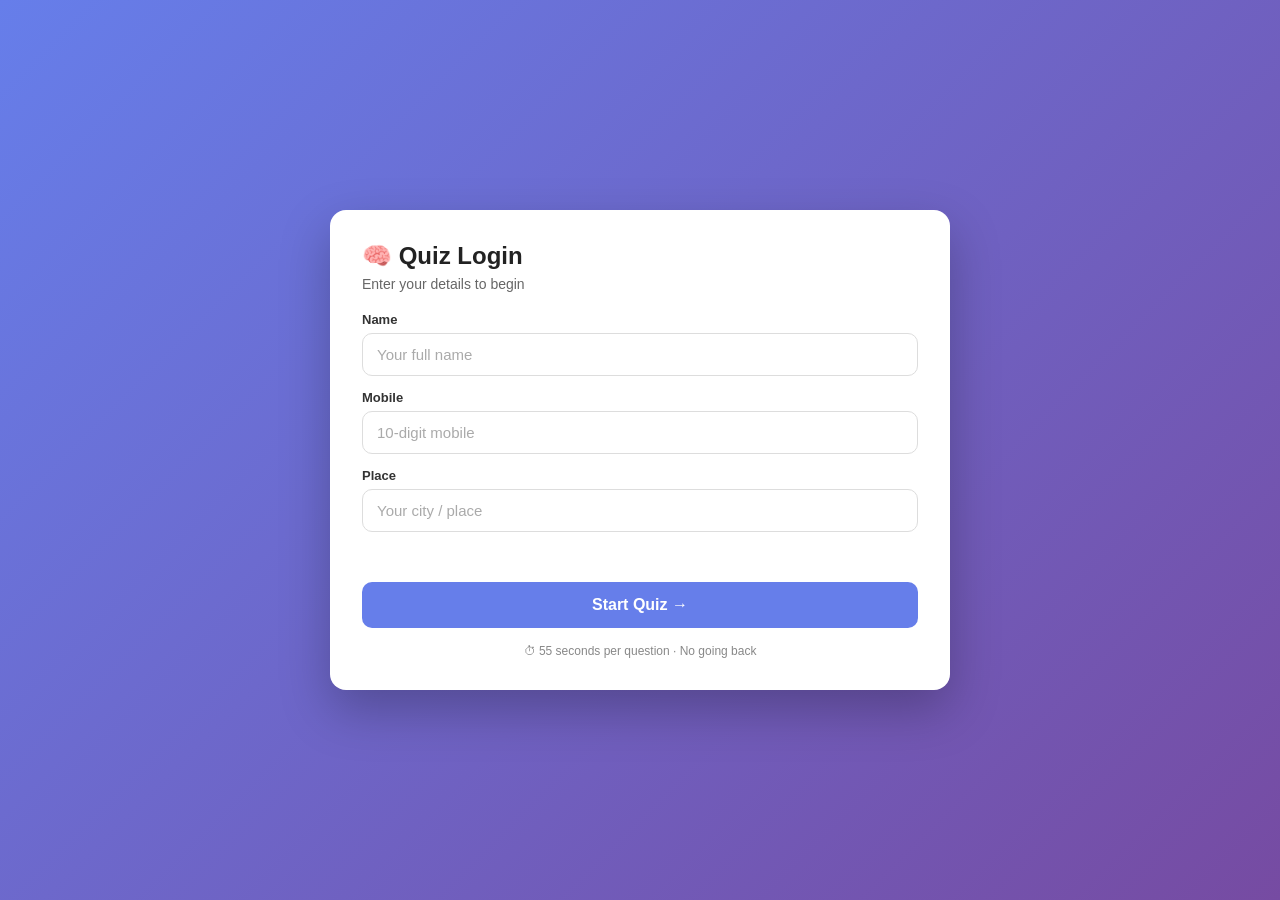
<file: index.html>
<!DOCTYPE html>
<html lang="en">
<head>
<meta charset="UTF-8" />
<meta name="viewport" content="width=device-width, initial-scale=1.0"/>
<title>Quiz Login</title>
<link rel="stylesheet" href="style.css"/>
</head>
<body>
<div class="card" id="loginCard">
  <h1>🧠 Quiz Login</h1>
  <p class="sub">Enter your details to begin</p>

  <label>Name</label>
  <input id="name" type="text" placeholder="Your full name" />

  <label>Mobile</label>
  <input id="mobile" type="tel" placeholder="10-digit mobile" maxlength="10" />

  <label>Place</label>
  <input id="place" type="text" placeholder="Your city / place" />

  <p class="error" id="err"></p>
  <button onclick="startQuiz()">Start Quiz →</button>
  <p class="note">⏱ 55 seconds per question · No going back</p>
</div>

<script>
  function startQuiz() {
    const name   = document.getElementById('name').value.trim();
    const mobile = document.getElementById('mobile').value.trim();
    const place  = document.getElementById('place').value.trim();
    const err    = document.getElementById('err');

    if (!name || !mobile || !place) { err.textContent = 'Please fill all fields.'; return; }
    if (!/^\d{10}$/.test(mobile))   { err.textContent = 'Mobile must be 10 digits.'; return; }

    sessionStorage.setItem('participant', JSON.stringify({ name, mobile, place }));
    window.location.href = 'quiz.html';
  }
</script>
</body>
</html>
</file>
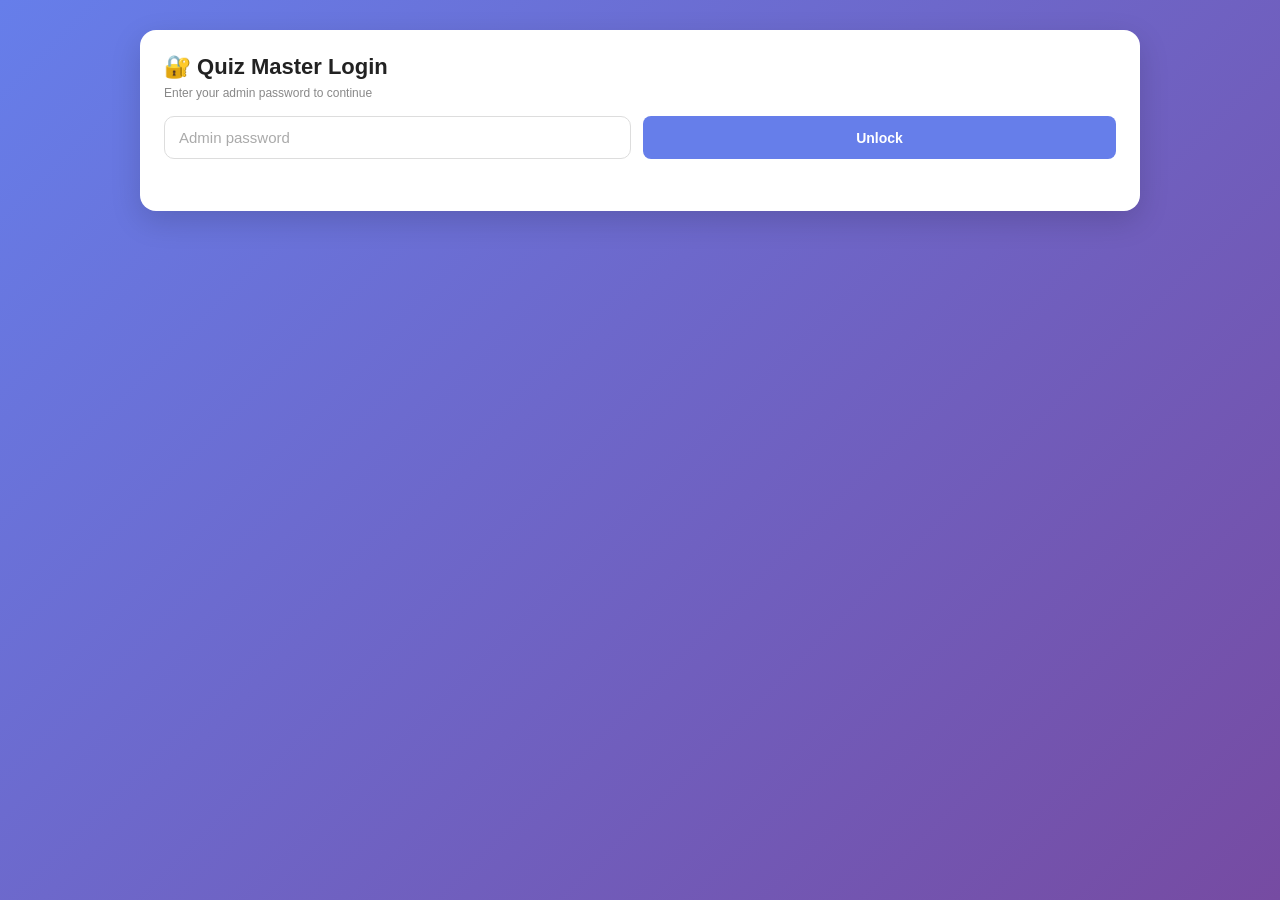
<file: admin.html>
<!DOCTYPE html>
<html lang="en">
<head>
<meta charset="UTF-8"/>
<meta name="viewport" content="width=device-width, initial-scale=1.0"/>
<title>Quiz Master Admin</title>
<link rel="stylesheet" href="style.css"/>
<style>
  body {
    display: block;
    padding: 30px 16px;
    background: linear-gradient(135deg, #667eea, #764ba2);
    min-height: 100vh;
  }
  .wrap { max-width: 1000px; margin: 0 auto; }
  .panel {
    background: #fff;
    border-radius: 16px;
    padding: 24px;
    margin-bottom: 20px;
    box-shadow: 0 10px 30px rgba(0,0,0,.15);
  }
  .row { display: flex; gap: 12px; flex-wrap: wrap; }
  .row > * { flex: 1; min-width: 160px; }
  .btn {
    padding: 10px 18px;
    border: none;
    border-radius: 8px;
    font-weight: 600;
    cursor: pointer;
    font-size: 14px;
    font-family: inherit;
    transition: background .2s, transform .1s;
  }
  .btn:active { transform: scale(.97); }
  .btn-primary { background: #667eea; color: #fff; }
  .btn-primary:hover { background: #5568d3; }
  .btn-danger  { background: #e53935; color: #fff; }
  .btn-danger:hover { background: #c62828; }
  .btn-ghost   { background: #eee; color: #333; }
  .btn-ghost:hover { background: #ddd; }
  .tabs { display: flex; gap: 8px; margin-bottom: 16px; flex-wrap: wrap; }
  .tabs button {
    padding: 10px 16px;
    border: none;
    border-radius: 8px;
    background: #eef0ff;
    color: #4a5bd4;
    font-weight: 600;
    cursor: pointer;
    font-family: inherit;
  }
  .tabs button.active { background: #667eea; color: #fff; }
  table { width: 100%; border-collapse: collapse; font-size: 14px; }
  th, td { padding: 10px 8px; text-align: left; border-bottom: 1px solid #eee; }
  th {
    background: #f6f7ff;
    font-size: 12px;
    text-transform: uppercase;
    color: #555;
    letter-spacing: .5px;
  }
  tbody tr:hover { background: #fafbff; }
  .pill {
    display: inline-block;
    padding: 2px 10px;
    border-radius: 999px;
    font-size: 12px;
    font-weight: 700;
    background: #e3f7e7;
    color: #1b7a2a;
  }
  .pill.bad { background: #ffe6e6; color: #b71c1c; }
  .qform label {
    display: block;
    margin: 10px 0 4px;
    font-size: 13px;
    font-weight: 600;
    color: #333;
  }
  .qform input, .qform select {
    width: 100%;
    padding: 10px 12px;
    border: 1.5px solid #ddd;
    border-radius: 8px;
    font-size: 14px;
    font-family: inherit;
    outline: none;
    transition: border-color .2s;
  }
  .qform input:focus, .qform select:focus { border-color: #667eea; }
  .small { font-size: 12px; color: #888; }
  .hidden { display: none; }
  .error { color: #e53935; margin-top: 10px; font-size: 13px; }
  .empty { text-align: center; color: #999; padding: 20px; font-size: 14px; }
  .detail-cell {
    background: #fafbff;
    padding: 12px 16px;
  }
  .detail-cell .pill { margin: 2px 4px 2px 0; }
  h1 { font-size: 22px; }
  h3 { font-size: 16px; margin-bottom: 12px; }
  #editingBadge {
    display: inline-block;
    background: #fff3cd;
    color: #856404;
    padding: 4px 10px;
    border-radius: 6px;
    font-size: 12px;
    font-weight: 600;
    margin-left: 8px;
  }
</style>
</head>
<body>
<div class="wrap">

  <!-- ============ LOGIN ============ -->
  <div class="panel" id="loginPanel">
    <h1>🔐 Quiz Master Login</h1>
    <p class="small" style="margin-bottom:16px">Enter your admin password to continue</p>
    <div class="row">
      <input id="pwd" type="password" placeholder="Admin password"
             onkeydown="if(event.key==='Enter') login()"/>
      <button class="btn btn-primary" onclick="login()">Unlock</button>
    </div>
    <p class="error" id="loginErr"></p>
  </div>

  <!-- ============ MAIN ============ -->
  <div class="hidden" id="mainPanel">

    <div class="panel">
      <div style="display:flex;justify-content:space-between;align-items:center;flex-wrap:wrap;gap:8px">
        <h1>🎛️ Quiz Master Panel</h1>
        <button class="btn btn-ghost" onclick="logout()">Logout</button>
      </div>

      <div class="tabs" style="margin-top:16px">
        <button data-tab="questions"    class="active" onclick="switchTab('questions')">📝 Questions</button>
        <button data-tab="leaderboard"  onclick="switchTab('leaderboard')">🏆 Leaderboard</button>
        <button data-tab="participants" onclick="switchTab('participants')">👥 Participants</button>
      </div>
    </div>

    <!-- ============ QUESTIONS TAB ============ -->
    <div id="tab-questions">
      <div class="panel" style="box-shadow:none;border:1.5px solid #eef0ff;background:#fbfbff">
        <h3 id="formTitle">➕ Add Question <span id="editingBadge" class="hidden">Editing</span></h3>
        <div class="qform">
          <label>Question</label>
          <input id="qText" placeholder="Enter question text"/>
          <div class="row">
            <div><label>Option A</label><input id="optA"/></div>
            <div><label>Option B</label><input id="optB"/></div>
          </div>
          <div class="row">
            <div><label>Option C</label><input id="optC"/></div>
            <div><label>Option D</label><input id="optD"/></div>
          </div>
          <label>Correct Answer</label>
          <select id="correct">
            <option value="A">A</option>
            <option value="B">B</option>
            <option value="C">C</option>
            <option value="D">D</option>
          </select>
          <div style="margin-top:16px;display:flex;gap:10px;flex-wrap:wrap">
            <button class="btn btn-primary" onclick="saveQuestion()">💾 Save</button>
            <button class="btn btn-ghost" onclick="resetForm()">Cancel</button>
            <button class="btn btn-ghost" onclick="refreshQuestions()">🔄 Refresh list</button>
          </div>
        </div>
      </div>

      <div class="panel">
        <h3>Current Questions (<span id="qCount">0</span>)</h3>
        <table id="questionsTable">
          <thead>
            <tr>
              <th style="width:40px">#</th>
              <th>Question</th>
              <th style="width:80px">Correct</th>
              <th style="width:150px"></th>
            </tr>
          </thead>
          <tbody></tbody>
        </table>
        <p class="empty hidden" id="qEmpty">No questions yet. Add one above.</p>
      </div>
    </div>

    <!-- ============ LEADERBOARD TAB ============ -->
    <div id="tab-leaderboard" class="hidden">
      <div class="panel">
        <h3>🏆 Leaderboard</h3>
        <table id="leaderboardTable">
          <thead>
            <tr>
              <th style="width:60px">Rank</th>
              <th>Name</th>
              <th>Place</th>
              <th>Mobile</th>
              <th style="width:90px">Score</th>
            </tr>
          </thead>
          <tbody></tbody>
        </table>
        <p class="empty hidden" id="lbEmpty">No participants yet.</p>
      </div>
    </div>

    <!-- ============ PARTICIPANTS TAB ============ -->
    <div id="tab-participants" class="hidden">
      <div class="panel">
        <h3>👥 Participants <span class="small">(newest first — click a row for details)</span></h3>
        <table id="participantsTable">
          <thead>
            <tr>
              <th>Name</th>
              <th>Mobile</th>
              <th>Place</th>
              <th style="width:90px">Score</th>
              <th>Submitted</th>
            </tr>
          </thead>
          <tbody></tbody>
        </table>
        <p class="empty hidden" id="pEmpty">No submissions yet.</p>
      </div>
    </div>

  </div>
</div>

<script>
/* ============================================================
   CONFIG
   ============================================================ */
const API_URL = 'https://script.google.com/macros/s/AKfycbw-MBciD5Q4O69dJ_Od21RfRP19FK9wRxrxfvzkBCLIOrPdxz7-ks56wdja8e0w-tc9/exec';

/* ============================================================
   STATE
   ============================================================ */
let PASSWORD        = '';
let cachedQuestions = [];
let editingRow      = null; // row index in the sheet

/* ============================================================
   API HELPER
   ============================================================ */
async function api(action, extra = {}) {
  try {
    const res = await fetch(API_URL, {
      method: 'POST',
      body: JSON.stringify({ action, password: PASSWORD, ...extra })
    });
    return await res.json();
  } catch (err) {
    return { error: err.toString() };
  }
}

/* ============================================================
   LOGIN
   ============================================================ */
async function login() {
  const pwd = document.getElementById('pwd').value.trim();
  const errEl = document.getElementById('loginErr');
  errEl.textContent = '';
  if (!pwd) { errEl.textContent = 'Please enter the password.'; return; }

  PASSWORD = pwd;
  const res = await api('adminList');
  if (res.error) {
    errEl.textContent = 'Invalid password. Try again.';
    PASSWORD = '';
    return;
  }

  sessionStorage.setItem('adminPwd', PASSWORD);
  document.getElementById('loginPanel').classList.add('hidden');
  document.getElementById('mainPanel').classList.remove('hidden');
  cachedQuestions = res.questions;
  renderQuestions();
}

function logout() {
  sessionStorage.removeItem('adminPwd');
  location.reload();
}

/* Auto-resume session */
window.addEventListener('DOMContentLoaded', () => {
  const saved = sessionStorage.getItem('adminPwd');
  if (saved) {
    document.getElementById('pwd').value = saved;
    login();
  }
});

/* ============================================================
   TABS
   ============================================================ */
function switchTab(tab) {
  ['questions','leaderboard','participants'].forEach(t => {
    document.getElementById('tab-' + t).classList.toggle('hidden', t !== tab);
    document.querySelector(`.tabs button[data-tab="${t}"]`).classList.toggle('active', t === tab);
  });
  if (tab === 'leaderboard')  loadLeaderboard();
  if (tab === 'participants') loadParticipants();
}

/* ============================================================
   QUESTIONS TAB
   ============================================================ */
function renderQuestions() {
  const tbody = document.querySelector('#questionsTable tbody');
  tbody.innerHTML = '';
  document.getElementById('qCount').textContent = cachedQuestions.length;

  if (cachedQuestions.length === 0) {
    document.getElementById('qEmpty').classList.remove('hidden');
    return;
  }
  document.getElementById('qEmpty').classList.add('hidden');

  cachedQuestions.forEach((q, i) => {
    const tr = document.createElement('tr');
    tr.innerHTML = `
      <td>${i + 1}</td>
      <td>${escapeHTML(q.question)}</td>
      <td><span class="pill">${q.correctLetter}</span></td>
      <td style="text-align:right;white-space:nowrap">
        <button class="btn btn-ghost" onclick="editQuestion(${i})">Edit</button>
        <button class="btn btn-danger" onclick="deleteQuestion(${i})">Delete</button>
      </td>`;
    tbody.appendChild(tr);
  });
}

function resetForm() {
  editingRow = null;
  ['qText','optA','optB','optC','optD'].forEach(id =>
    document.getElementById(id).value = '');
  document.getElementById('correct').value = 'A';
  document.getElementById('formTitle').innerHTML =
    '➕ Add Question <span id="editingBadge" class="hidden">Editing</span>';
}

function editQuestion(i) {
  const q = cachedQuestions[i];
  editingRow = q.rowIndex;
  document.getElementById('qText').value = q.question;
  document.getElementById('optA').value  = q.options[0];
  document.getElementById('optB').value  = q.options[1];
  document.getElementById('optC').value  = q.options[2];
  document.getElementById('optD').value  = q.options[3];
  document.getElementById('correct').value = q.correctLetter;
  document.getElementById('formTitle').innerHTML =
    `✏️ Edit Question <span id="editingBadge">Row ${q.rowIndex}</span>`;
  window.scrollTo({ top: 0, behavior: 'smooth' });
}

async function saveQuestion() {
  const payload = {
    question: document.getElementById('qText').value.trim(),
    options: ['optA','optB','optC','optD'].map(id =>
      document.getElementById(id).value.trim()),
    correctLetter: document.getElementById('correct').value
  };

  if (!payload.question) { alert('Question text is required.'); return; }
  if (payload.options.some(o => !o)) { alert('All 4 options are required.'); return; }

  let res;
  if (editingRow) {
    payload.rowIndex = editingRow;
    res = await api('adminUpdate', { payload });
  } else {
    res = await api('adminAdd', { payload });
  }

  if (res.error) { alert('Error: ' + res.error); return; }
  await refreshQuestions();
  resetForm();
}

async function deleteQuestion(i) {
  const q = cachedQuestions[i];
  if (!confirm(`Delete this question?\n\n"${q.question}"`)) return;
  const res = await api('adminDelete', { payload: { rowIndex: q.rowIndex } });
  if (res.error) { alert('Error: ' + res.error); return; }
  await refreshQuestions();
}

async function refreshQuestions() {
  const res = await api('adminList');
  if (res.error) { alert('Error: ' + res.error); return; }
  cachedQuestions = res.questions;
  renderQuestions();
}

/* ============================================================
   LEADERBOARD TAB
   ============================================================ */
async function loadLeaderboard() {
  const tbody = document.querySelector('#leaderboardTable tbody');
  tbody.innerHTML = '';
  const res = await api('leaderboard', { secret: PASSWORD });

  if (res.error || !res.leaderboard || res.leaderboard.length === 0) {
    document.getElementById('lbEmpty').classList.remove('hidden');
    return;
  }
  document.getElementById('lbEmpty').classList.add('hidden');

  res.leaderboard.forEach((r, i) => {
    const tr = document.createElement('tr');
    tr.innerHTML = `
      <td><strong>${i + 1}</strong></td>
      <td>${escapeHTML(r.name)}</td>
      <td>${escapeHTML(r.place)}</td>
      <td>${escapeHTML(r.mobile)}</td>
      <td><span class="pill">${r.score}</span></td>`;
    tbody.appendChild(tr);
  });
}

/* ============================================================
   PARTICIPANTS TAB
   ============================================================ */
async function loadParticipants() {
  const tbody = document.querySelector('#participantsTable tbody');
  tbody.innerHTML = '';
  const res = await api('adminParticipants');

  if (res.error || !res.participants || res.participants.length === 0) {
    document.getElementById('pEmpty').classList.remove('hidden');
    if (res.error) {
      document.getElementById('pEmpty').textContent = res.error;
    }
    return;
  }
  document.getElementById('pEmpty').classList.add('hidden');

  res.participants.forEach(p => {
    const when = p.submittedAt
      ? new Date(p.submittedAt).toLocaleString()
      : '—';

    const tr = document.createElement('tr');
    tr.style.cursor = 'pointer';
    tr.innerHTML = `
      <td>${escapeHTML(p.name)}</td>
      <td>${escapeHTML(p.mobile)}</td>
      <td>${escapeHTML(p.place)}</td>
      <td><span class="pill ${p.score === 0 ? 'bad' : ''}">${p.score}</span></td>
      <td class="small">${when}</td>`;

    /* Expandable detail row */
    const detailTr = document.createElement('tr');
    detailTr.style.display = 'none';
    const pills = (p.answers || []).map(a =>
      `<span class="pill ${a.isCorrect ? '' : 'bad'}">Q${a.q}: ${a.isCorrect ? '✔' : '✘'}</span>`
    ).join(' ');
    detailTr.innerHTML =
      `<td colspan="5" class="detail-cell">${pills || 'No answers recorded.'}</td>`;

    tr.onclick = () => {
      detailTr.style.display =
        detailTr.style.display === 'none' ? 'table-row' : 'none';
    };

    tbody.appendChild(tr);
    tbody.appendChild(detailTr);
  });
}

/* ============================================================
   UTIL
   ============================================================ */
function escapeHTML(s) {
  return String(s).replace(/[&<>"']/g, c => ({
    '&':'&amp;','<':'&lt;','>':'&gt;','"':'&quot;',"'":'&#39;'
  }[c]));
}
</script>
</body>
</html>
</file>
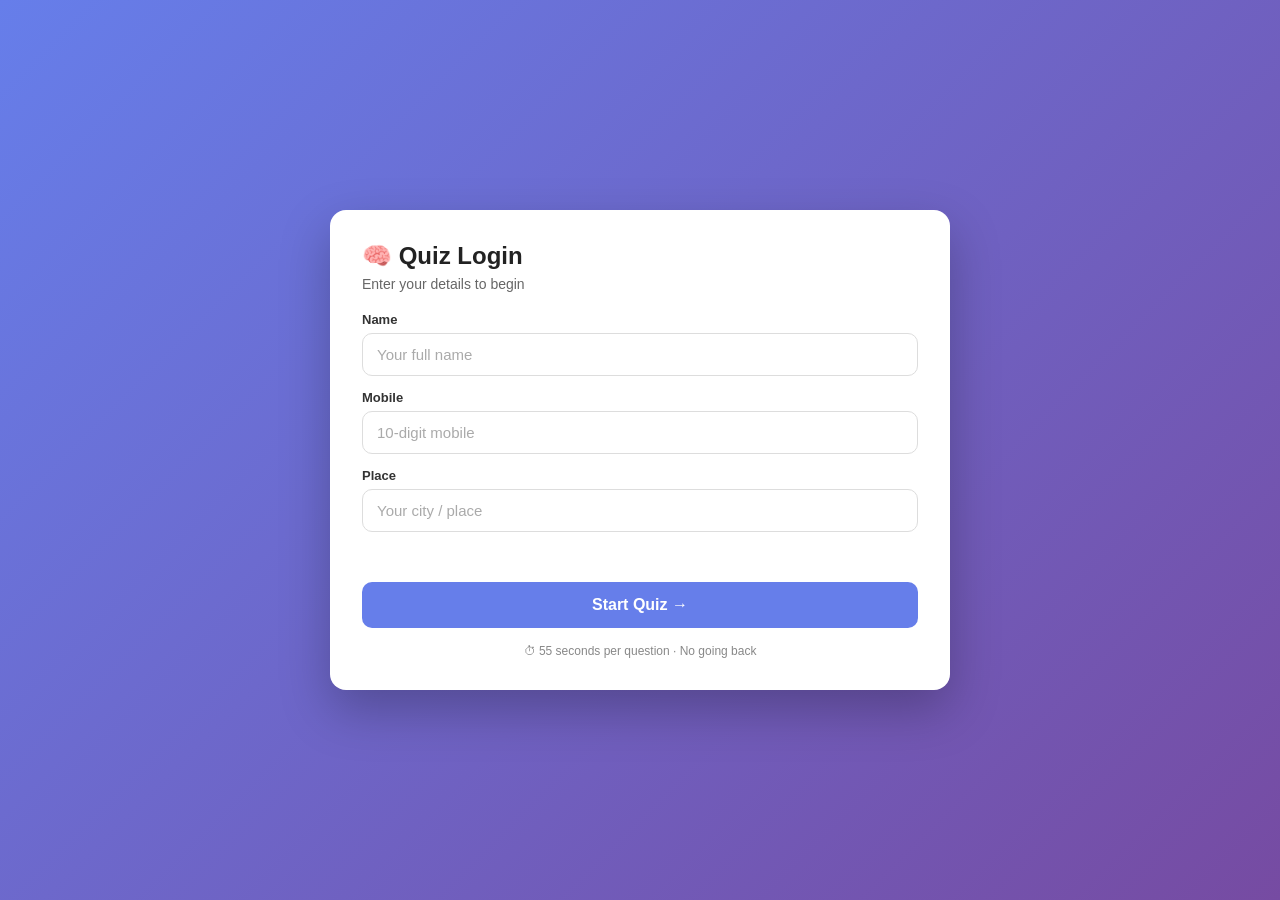
<file: quiz.html>
<!DOCTYPE html>
<html lang="en">
<head>
<meta charset="UTF-8" />
<meta name="viewport" content="width=device-width, initial-scale=1.0"/>
<title>Quiz</title>
<link rel="stylesheet" href="style.css"/>
</head>
<body>

<div class="card" id="quizCard">
  <!-- PROGRESS BAR -->
  <div class="progress-container">
    <div class="progress-bar" id="progressBar"></div>
  </div>

  <div class="topbar">
    <span id="progressText">Q 1/1</span>
    <span class="timer" id="timer">55s</span>
  </div>
  
  <h2 id="questionText">Loading…</h2>
  <div id="options" class="options"></div>
  
  <!-- NEXT BUTTON (Hidden by default) -->
  <button id="nextBtn" class="btn-primary" style="display:none; width:100%; margin-top:20px; padding:14px;" onclick="nextQuestion()">Next Question →</button>
</div>

<div class="card hidden" id="resultCard">
  <h1>✅ Quiz Complete</h1>
  <p class="big" id="scoreLine"></p>
  <div id="review"></div>
  <p class="note">Thank you, <span id="who"></span>!</p>
</div>

<script>
const API_URL = 'https://script.google.com/macros/s/AKfycbw-MBciD5Q4O69dJ_Od21RfRP19FK9wRxrxfvzkBCLIOrPdxz7-ks56wdja8e0w-tc9/exec';
const TIME_PER_Q = 55;

let questions = [];
let current = 0;
let answers = [];
let timerId = null;
let timeLeft = TIME_PER_Q;
let answered = false;

const participant = JSON.parse(sessionStorage.getItem('participant') || '{}');
if (!participant.name) window.location.href = 'index.html';

async function loadQuestions() {
  try {
    const res = await fetch(API_URL, { method: 'POST', body: JSON.stringify({ action: 'getQuestions' }) });
    const data = await res.json();
    if (data.error) throw new Error(data.error);
    if (!data.questions || data.questions.length === 0) {
      document.getElementById('questionText').textContent = 'No questions configured.';
      return;
    }
    questions = data.questions;
    answers = new Array(questions.length).fill(null);
    renderQuestion();
    startTimer();
  } catch (err) {
    document.getElementById('questionText').textContent = 'Failed to load: ' + err.message;
  }
}

function renderQuestion() {
  answered = false;
  const q = questions[current];
  
  document.getElementById('progressText').textContent = `Q ${current + 1}/${questions.length}`;
  document.getElementById('progressBar').style.width = `${((current + 1) / questions.length) * 100}%`;
  
  document.getElementById('questionText').textContent = q.question;
  document.getElementById('nextBtn').style.display = 'none';
  
  const box = document.getElementById('options');
  box.innerHTML = '';
  q.options.forEach((opt, i) => {
    const btn = document.createElement('button');
    btn.className = 'option';
    btn.textContent = opt;
    btn.onclick = () => pickAnswer(i);
    box.appendChild(btn);
  });
}

function pickAnswer(i) {
  if (answered) return;
  answered = true;
  
  answers[current] = i;
  clearInterval(timerId);
  
  document.querySelectorAll('.option').forEach((b, idx) => {
    b.disabled = true;
    if (idx === i) b.classList.add('selected');
  });
  
  const nextBtn = document.getElementById('nextBtn');
  nextBtn.style.display = 'block';
  nextBtn.textContent = (current === questions.length - 1) ? 'Submit Quiz ✅' : 'Next Question →';
}

function startTimer() {
  timeLeft = TIME_PER_Q;
  document.getElementById('timer').textContent = timeLeft + 's';
  document.getElementById('timer').classList.remove('danger');
  
  timerId = setInterval(() => {
    timeLeft--;
    document.getElementById('timer').textContent = timeLeft + 's';
    if (timeLeft <= 10) document.getElementById('timer').classList.add('danger');
    
    if (timeLeft <= 0) {
      clearInterval(timerId);
      if (!answered) {
        answered = true;
        answers[current] = null; 
        const nextBtn = document.getElementById('nextBtn');
        nextBtn.style.display = 'block';
        nextBtn.textContent = (current === questions.length - 1) ? 'Submit Quiz ✅' : 'Time up! Next →';
        document.querySelectorAll('.option').forEach(b => b.disabled = true);
      }
    }
  }, 1000);
}

function nextQuestion() {
  current++;
  if (current < questions.length) {
    renderQuestion();
    startTimer();
  } else {
    submitQuiz();
  }
}

/* ============================================================
   UPDATED SUBMIT LOGIC WITH LOADING MESSAGE
   ============================================================ */
async function submitQuiz() {
  document.getElementById('quizCard').classList.add('hidden');
  document.getElementById('resultCard').classList.remove('hidden');
  
  // Show loading state
  document.getElementById('scoreLine').textContent = 'Submitting...';
  document.getElementById('who').textContent = participant.name;
  
  const review = document.getElementById('review');
  review.innerHTML = `
    <div style="text-align:center; padding: 40px 0;">
      <div class="spinner"></div>
      <p style="color:#666; margin-top:16px; font-weight:500;">Calculating your score and generating review...</p>
    </div>`;

  try {
    const res = await fetch(API_URL, {
      method: 'POST',
      body: JSON.stringify({
        action: 'submit',
        name: participant.name,
        mobile: participant.mobile,
        place: participant.place,
        answers: answers
      })
    });
    const result = await res.json();
    if (result.error) throw new Error(result.error);
    
    // Now render the actual result
    showResult(result);
  } catch (err) {
    document.getElementById('scoreLine').textContent = 'Error';
    review.innerHTML = `<p style="color:#e53935; text-align:center;">Submission failed: ${err.message}</p>`;
  }
}

function showResult(result) {
  // Update the score and clear the loading spinner
  document.getElementById('scoreLine').textContent = `${result.score} / ${result.total}`;
  
  const review = document.getElementById('review');
  review.innerHTML = '<h3>Answer Review</h3>';

  questions.forEach((q, i) => {
    const correctIdx = result.correctAnswers[i];
    const selectedIdx = answers[i];
    const block = document.createElement('div');
    block.className = 'review-block';
    block.innerHTML = `<p class="rq">${i + 1}. ${q.question}</p>`;

    q.options.forEach((opt, j) => {
      const line = document.createElement('div');
      line.className = 'ropt';
      if (j === correctIdx) line.classList.add('correct');
      if (j === selectedIdx && selectedIdx !== correctIdx) line.classList.add('wrong');
      
      let suffix = '';
      if (j === correctIdx) suffix = '  ✔';
      else if (j === selectedIdx) suffix = '  ✘';
      
      line.textContent = opt + suffix;
      block.appendChild(line);
    });
    review.appendChild(block);
  });
  
  window.scrollTo({ top: 0, behavior: 'smooth' });
}

loadQuestions();
</script>
</body>
</html>
</file>
<file: style.css>
/* ============================================================
   RESET & BASE
   ============================================================ */
* {
  box-sizing: border-box;
  margin: 0;
  padding: 0;
}

body {
  font-family: -apple-system, BlinkMacSystemFont, 'Segoe UI', Roboto,
               Oxygen, Ubuntu, Cantarell, sans-serif;
  background: linear-gradient(135deg, #667eea 0%, #764ba2 100%);
  min-height: 100vh;
  display: flex;
  align-items: center;
  justify-content: center;
  padding: 20px;
  color: #222;
  -webkit-font-smoothing: antialiased;
}

/* ============================================================
   CARD & LAYOUT
   ============================================================ */
.card {
  background: #fff;
  border-radius: 16px;
  padding: 32px;
  width: 100%;
  max-width: 620px;
  box-shadow: 0 20px 50px rgba(0, 0, 0, 0.25);
  animation: cardIn .35s ease-out;
}

@keyframes cardIn {
  from { opacity: 0; transform: translateY(12px); }
  to   { opacity: 1; transform: translateY(0); }
}

.hidden {
  display: none !important;
}

/* ============================================================
   TYPOGRAPHY
   ============================================================ */
h1 {
  font-size: 24px;
  font-weight: 700;
  margin-bottom: 6px;
  color: #222;
}

h2 {
  font-size: 20px;
  font-weight: 600;
  margin: 18px 0;
  line-height: 1.4;
  color: #222;
}

h3 {
  font-size: 16px;
  font-weight: 600;
  color: #333;
}

.sub {
  color: #666;
  margin-bottom: 20px;
  font-size: 14px;
}

.note {
  margin-top: 16px;
  font-size: 12px;
  color: #888;
  text-align: center;
}

.small {
  font-size: 12px;
  color: #888;
}

.error {
  color: #e53935;
  font-size: 13px;
  margin-top: 10px;
  min-height: 18px;
}

/* ============================================================
   LOGIN FORM
   ============================================================ */
label {
  display: block;
  font-size: 13px;
  font-weight: 600;
  margin: 14px 0 6px;
  color: #333;
}

input {
  width: 100%;
  padding: 12px 14px;
  border: 1.5px solid #ddd;
  border-radius: 10px;
  font-size: 15px;
  font-family: inherit;
  outline: none;
  transition: border-color .2s, box-shadow .2s;
  color: #222;
  background: #fff;
}

input:focus {
  border-color: #667eea;
  box-shadow: 0 0 0 3px rgba(102, 126, 234, 0.15);
}

input::placeholder {
  color: #aaa;
}

/* ============================================================
   BUTTONS (Login & General)
   ============================================================ */
button {
  cursor: pointer;
  font-family: inherit;
}

#loginCard button {
  width: 100%;
  margin-top: 22px;
  padding: 14px;
  background: #667eea;
  color: #fff;
  border: none;
  border-radius: 10px;
  font-size: 16px;
  font-weight: 600;
  transition: background .2s, transform .1s;
}

#loginCard button:hover  { background: #5568d3; }
#loginCard button:active { transform: scale(0.98); }

/* ============================================================
   PROGRESS BAR
   ============================================================ */
.progress-container {
  width: 100%;
  height: 8px;
  background: #e0e0e0;
  border-radius: 4px;
  margin-bottom: 20px;
  overflow: hidden;
}

.progress-bar {
  height: 100%;
  background: #667eea;
  width: 0%;
  transition: width 0.3s ease;
}

/* ============================================================
   QUIZ TOPBAR & TIMER
   ============================================================ */
.topbar {
  display: flex;
  justify-content: space-between;
  align-items: center;
  margin-bottom: 8px;
  gap: 12px;
}

#progressText {
  font-weight: 600;
  color: #555;
  font-size: 14px;
}

.timer {
  font-weight: 700;
  font-size: 16px;
  padding: 6px 14px;
  border-radius: 999px;
  background: #eef0ff;
  color: #4a5bd4;
  min-width: 60px;
  text-align: center;
  transition: background .2s, color .2s;
  font-variant-numeric: tabular-nums;
}

.timer.danger {
  background: #ffe5e5;
  color: #e53935;
  animation: pulse .8s infinite;
}

@keyframes pulse {
  0%, 100% { transform: scale(1); }
  50%      { transform: scale(1.08); }
}

/* ============================================================
   QUIZ OPTIONS
   ============================================================ */
.options {
  display: flex;
  flex-direction: column;
  gap: 12px;
  margin-top: 20px;
}

.option {
  padding: 14px 16px;
  border: 1.5px solid #e0e0e0;
  border-radius: 10px;
  background: #fafafa;
  text-align: left;
  font-size: 15px;
  color: #222;
  transition: all .15s ease;
  cursor: pointer;
  font-family: inherit;
}

.option:hover:not(:disabled) {
  border-color: #667eea;
  background: #f3f4ff;
  transform: translateX(2px);
}

.option.selected {
  background: #667eea;
  color: #fff;
  border-color: #667eea;
}

.option:disabled {
  cursor: default;
}

/* ============================================================
   NEXT BUTTON
   ============================================================ */
#nextBtn {
  width: 100%;
  margin-top: 22px;
  padding: 14px;
  background: #667eea;
  color: #fff;
  border: none;
  border-radius: 10px;
  font-size: 16px;
  font-weight: 600;
  cursor: pointer;
  transition: background .2s, transform .1s;
}

#nextBtn:hover  { background: #5568d3; }
#nextBtn:active { transform: scale(0.98); }

/* ============================================================
   RESULT PAGE
   ============================================================ */
.big {
  font-size: 40px;
  font-weight: 800;
  color: #667eea;
  text-align: center;
  margin: 14px 0 24px;
  font-variant-numeric: tabular-nums;
}

#review {
  margin-top: 8px;
}

#review h3 {
  font-size: 16px;
  margin: 18px 0 8px;
  color: #333;
}

.review-block {
  border-top: 1px solid #eee;
  padding-top: 14px;
  margin-top: 14px;
}

.rq {
  font-weight: 600;
  font-size: 14px;
  margin-bottom: 8px;
  line-height: 1.4;
  color: #222;
}

.ropt {
  padding: 8px 12px;
  border-radius: 8px;
  font-size: 14px;
  margin-bottom: 4px;
  background: #f7f7f7;
  color: #333;
  transition: background .2s;
}

.ropt.correct {
  background: #e3f7e7;
  color: #1b7a2a;
  font-weight: 600;
}

.ropt.wrong {
  background: #ffe6e6;
  color: #b71c1c;
  font-weight: 600;
}

/* ============================================================
   ADMIN PANEL — PILL BADGES
   ============================================================ */
.pill {
  display: inline-block;
  padding: 2px 10px;
  border-radius: 999px;
  font-size: 12px;
  font-weight: 700;
  background: #e3f7e7;
  color: #1b7a2a;
}

.pill.bad {
  background: #ffe6e6;
  color: #b71c1c;
}

/* ============================================================
   ADMIN PANEL — BASE BUTTONS
   ============================================================ */
.btn {
  padding: 10px 18px;
  border: none;
  border-radius: 8px;
  font-weight: 600;
  cursor: pointer;
  font-size: 14px;
  font-family: inherit;
  transition: background .2s, transform .1s;
}

.btn:active {
  transform: scale(.97);
}

.btn-primary {
  background: #667eea;
  color: #fff;
}

.btn-primary:hover {
  background: #5568d3;
}

.btn-danger {
  background: #e53935;
  color: #fff;
}

.btn-danger:hover {
  background: #c62828;
}

.btn-ghost {
  background: #eee;
  color: #333;
}

.btn-ghost:hover {
  background: #ddd;
}

/* ============================================================
   RESPONSIVE — SMALL SCREENS
   ============================================================ */
@media (max-width: 520px) {
  body {
    padding: 12px;
    align-items: flex-start;
  }

  .card {
    padding: 22px 18px;
    border-radius: 12px;
    margin-top: 12px;
  }

  h1 { font-size: 20px; }
  h2 { font-size: 17px; margin: 14px 0; }

  .big {
    font-size: 32px;
    margin: 10px 0 18px;
  }

  .option {
    padding: 12px 14px;
    font-size: 14px;
  }

  .timer {
    font-size: 14px;
    padding: 5px 12px;
    min-width: 52px;
  }

  .ropt {
    font-size: 13px;
    padding: 7px 10px;
  }

  .rq { font-size: 13px; }
}

/* ============================================================
   REDUCED MOTION (Accessibility)
   ============================================================ */
@media (prefers-reduced-motion: reduce) {
  *, *::before, *::after {
    animation-duration: 0.01ms !important;
    animation-iteration-count: 1 !important;
    transition-duration: 0.01ms !important;
  }
}
</file>
